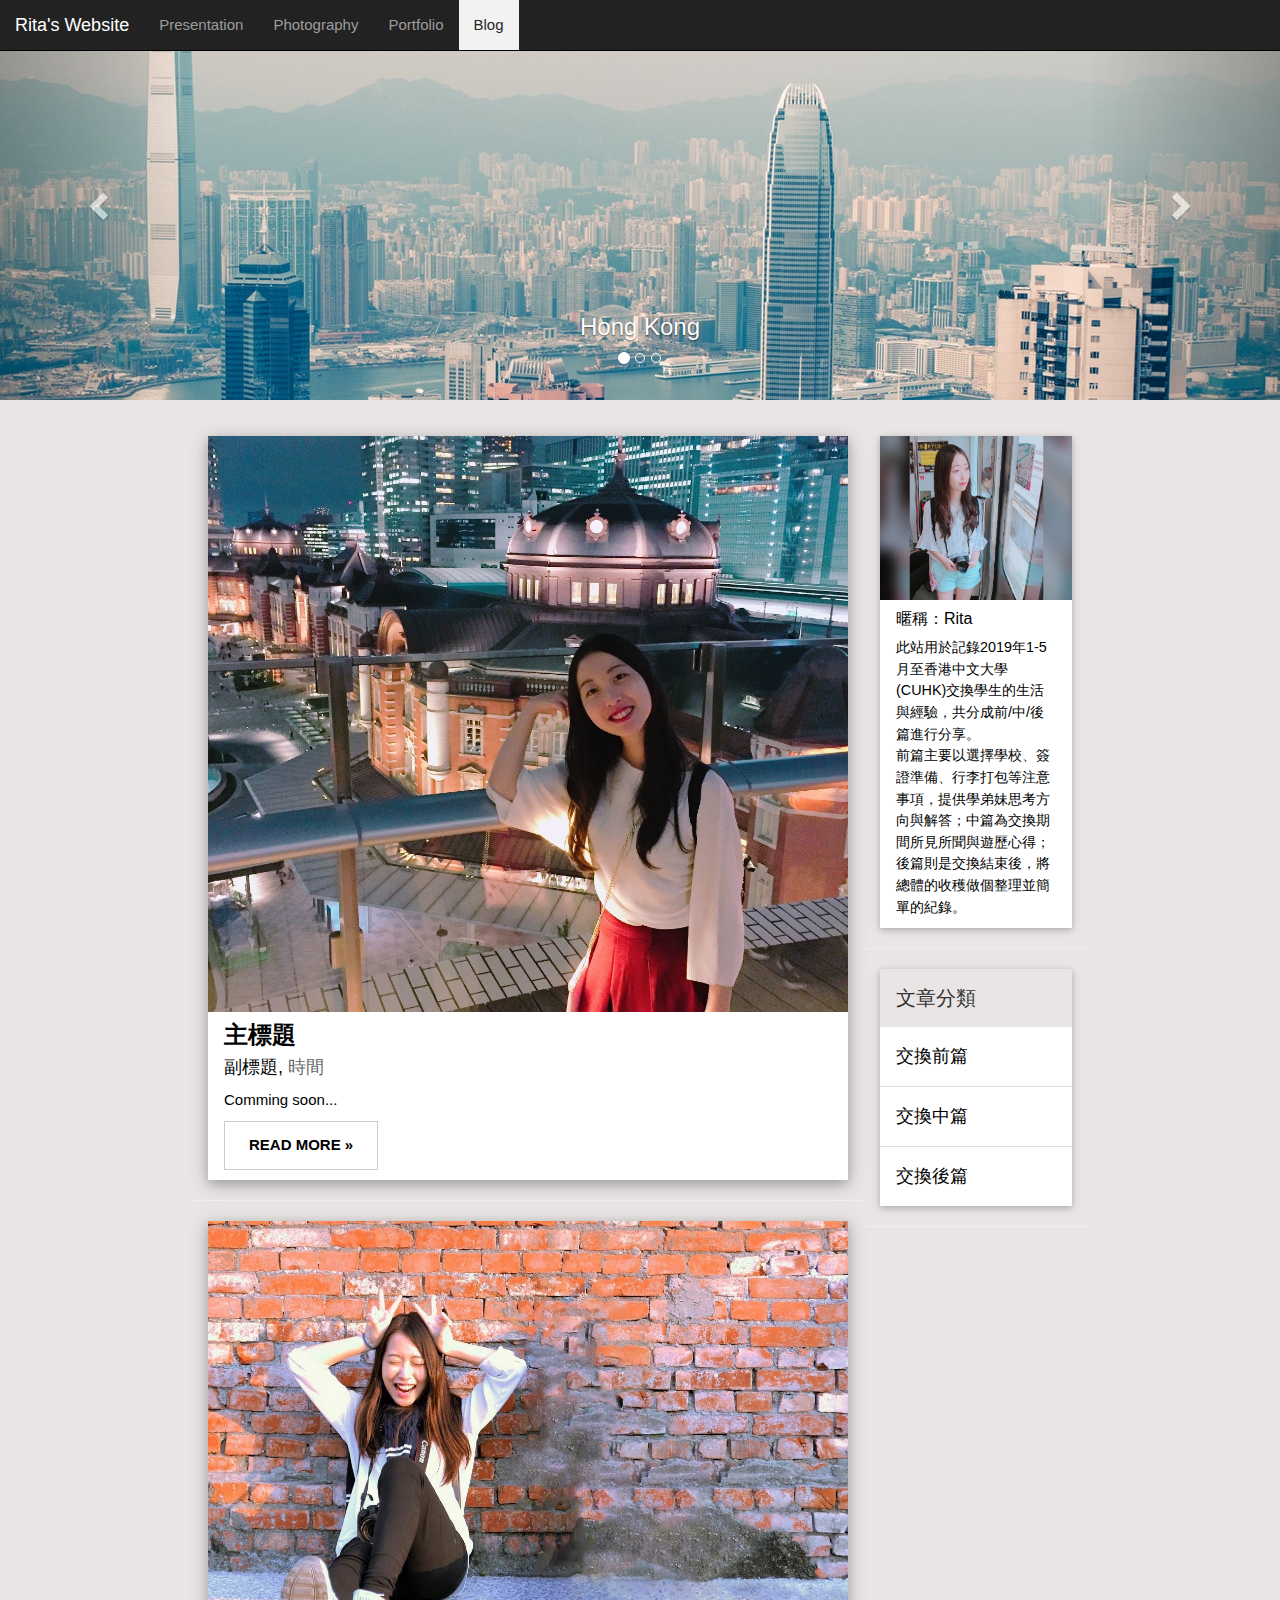
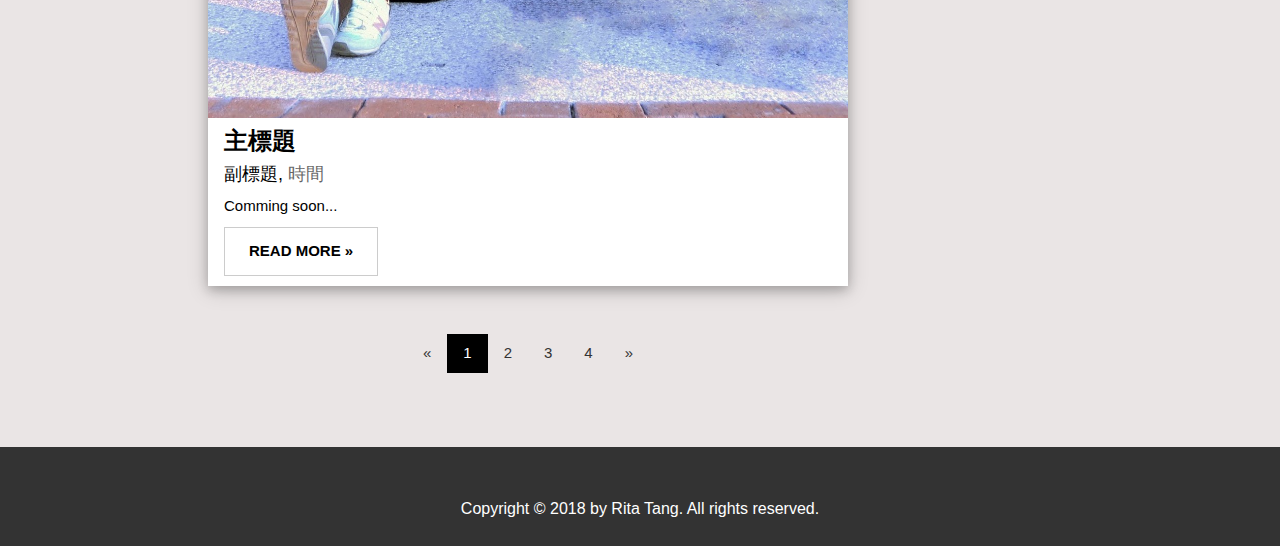
<file: blog.html>
<html>
<head>
  <title>Rita's Blog</title>
  <meta charset="utf-8">
  <meta name="viewport" content="width=device-width, initial-scale=1.0">
  <link rel="stylesheet" href="https://maxcdn.bootstrapcdn.com/bootstrap/3.3.7/css/bootstrap.min.css"> <!--navbar-->
<!-- hamburger bar-->
  <script src="https://ajax.googleapis.com/ajax/libs/jquery/3.3.1/jquery.min.js"></script>
  <script src="https://maxcdn.bootstrapcdn.com/bootstrap/3.3.7/js/bootstrap.min.js"></script>
<!-- hamburger bar-->
  <link rel="stylesheet" href="https://www.w3schools.com/w3css/4/w3.css"> <!--container-->
  <link rel="stylesheet" href="https://fonts.googleapis.com/css?family=Raleway"> <!--banner-->
  <link rel="stylesheet" type="text/css" href="style0.css">
  <script type="text/javascript" src="https://platform-api.sharethis.com/js/sharethis.js#property=5d7bec57ab6f1000123c8bf5&product=inline-share-buttons" async="async"></script> <!--social icon-->
  <style>
    .item{
      width: 100%;
    height: 400px;
    }
  </style>
</head>

<body>
  
  <nav class="navbar navbar-inverse navbar-fixed-top">
    <div class="container-fluid">
      <div class="navbar-header">
        <button type="button" class="navbar-toggle" data-toggle="collapse" data-target="#myNavbar">
          <span class="icon-bar"></span>
          <span class="icon-bar"></span>
          <span class="icon-bar"></span>                        
        </button>
        <a class="navbar-brand" href="index.html">Rita's Website</a>
      </div>
      <div class="collapse navbar-collapse" id="myNavbar">
        <ul class="nav navbar-nav">
          
         <li><a href="ppt.html">Presentation</a></li>
         <li><a href="photography.html">Photography</a></li>
         <li><a href="portfolio.html">Portfolio</a></li>
         <li class="active"><a href="blog.html">Blog</a></li>
        </ul>
      </div>
    </div>
  </nav>  



  <div id="myCarousel" class="carousel slide" data-ride="carousel">
    <!-- Indicators -->
    <ol class="carousel-indicators">
      <li data-target="#myCarousel" data-slide-to="0" class="active"></li>
      <li data-target="#myCarousel" data-slide-to="1"></li>
      <li data-target="#myCarousel" data-slide-to="2"></li>
    </ol>

    <!-- Wrapper for slides -->
    <div class="carousel-inner">

      <div class="item active">
        <img src="asset/hk1.jpeg" alt="Front Page1" style="width:100%;">
        <div class="carousel-caption">
          <h3>Hong Kong</h3>
        </div>
      </div>

      <div class="item">
        <img src="asset/hk2.jpeg" alt="Front Page2" style="width:100%;">
        <div class="carousel-caption">
          <h3>Hong Kong</h3>
        </div>
      </div>
    
      <div class="item">
        <img src="asset/hk3.jpeg" alt="Front Page3" style="width:100%;">
        <div class="carousel-caption">
          <h3>Hong Kong</h3>
        </div>
      </div>
  
    </div>

    <!-- Left and right controls -->
    <a class="left carousel-control" href="#myCarousel" data-slide="prev">
      <span class="glyphicon glyphicon-chevron-left"></span>
      <span class="sr-only">Previous</span>
    </a>
    <a class="right carousel-control" href="#myCarousel" data-slide="next">
      <span class="glyphicon glyphicon-chevron-right"></span>
      <span class="sr-only">Next</span>
    </a>
  </div>
</div>


<!-- w3-content defines a container for fixed size centered content, 
and is wrapped around the whole page content, except for the footer in this example -->
<div class="w3-content" style="max-width:1400px; padding: 20px 15%">

<!-- Grid -->
<div class="w3-row ">

<!-- Blog entries -->
<div class="w3-col l9 s12">
  <!-- Blog entry -->
  <div class="w3-card-4 w3-margin w3-white">
    <img src="asset/blog1.JPG" style="width:100%">
    <div class="w3-container">
      <h3><b>主標題</b></h3>
      <h5>副標題, <span class="w3-opacity">時間</span></h5>
    </div>

    <div class="w3-container">
      <p>Comming soon...</p>
      <div class="w3-row">
        <div class="w3-col m8 s12">
          <p><button class="w3-button w3-padding-large w3-white w3-border"><b>READ MORE »</b></button></p>
        </div>
      </div>
    </div>
  </div>
  <hr>

  <!-- Blog entry -->
  <div class="w3-card-4 w3-margin w3-white">
  <img src="asset/blog2.jpg" style="width:100%">
    <div class="w3-container">
      <h3><b>主標題</b></h3>
      <h5>副標題, <span class="w3-opacity">時間</span></h5>
    </div>

    <div class="w3-container">
      <p>Comming soon...</p>
      <div class="w3-row">
        <div class="w3-col m8 s12">
          <p><button class="w3-button w3-padding-large w3-white w3-border"><b>READ MORE »</b></button></p>
        </div>
      </div>
    </div>
  </div>
<!-- END BLOG ENTRIES -->

  <!-- Pagination -->
  <div class="w3-center w3-padding-32">
    <div class="w3-bar">
      <a href="#" class="w3-bar-item w3-button w3-hover-black">«</a>
      <a href="#" class="w3-bar-item w3-black w3-button">1</a>
      <a href="#" class="w3-bar-item w3-button w3-hover-black">2</a>
      <a href="#" class="w3-bar-item w3-button w3-hover-black">3</a>
      <a href="#" class="w3-bar-item w3-button w3-hover-black">4</a>
      <a href="#" class="w3-bar-item w3-button w3-hover-black">»</a>
    </div>
  </div>

</div>



<!-- Introduction menu -->
<div class="w3-col l3">
  <!-- About Card -->
  <div class="w3-card w3-margin w3-margin-top">
  <img src="asset/photo2.JPG" style="width:100%">
    <div class="w3-container w3-white">
      <h6>暱稱：Rita</h6>
      <p style="font-size: 1.6vmin">此站用於記錄2019年1-5月至香港中文大學(CUHK)交換學生的生活與經驗，共分成前/中/後篇進行分享。<br>前篇主要以選擇學校、簽證準備、行李打包等注意事項，提供學弟妹思考方向與解答；中篇為交換期間所見所聞與遊歷心得；後篇則是交換結束後，將總體的收穫做個整理並簡單的紀錄。</p>
    </div>
  </div><hr>
  
  <!-- Posts -->
  <div class="w3-card w3-margin">
    <div class="w3-container w3-padding">
      <h4>文章分類</h4>
    </div>
    <ul class="w3-ul w3-hoverable w3-white">
      <li class="w3-padding-16">
       <!-- <img src="/w3images/workshop.jpg" alt="Image" class="w3-left w3-margin-right" style="width:50px"> -->
        <span class="w3-large">交換前篇</span><br>
        
      </li>
      <li class="w3-padding-16">
       <!--  <img src="/w3images/gondol.jpg" alt="Image" class="w3-left w3-margin-right" style="width:50px"> -->
        <span class="w3-large">交換中篇</span><br>
       
      </li> 
      <li class="w3-padding-16">
       <!--  <img src="/w3images/skies.jpg" alt="Image" class="w3-left w3-margin-right" style="width:50px"> -->
        <span class="w3-large">交換後篇</span><br>
       
    </ul>
  </div>
  <hr> 
 
  
<!-- END Introduction Menu -->
</div>

<!-- END GRID -->
</div><br>

<!-- END w3-content -->
</div>



  <div class="footer">
    <div class="sharethis-inline-follow-buttons"></div>
    <br>
   <span style="color:white">Copyright © 2018 by Rita Tang. All rights reserved.</span>
  </div>


</body>
</html>
</file>
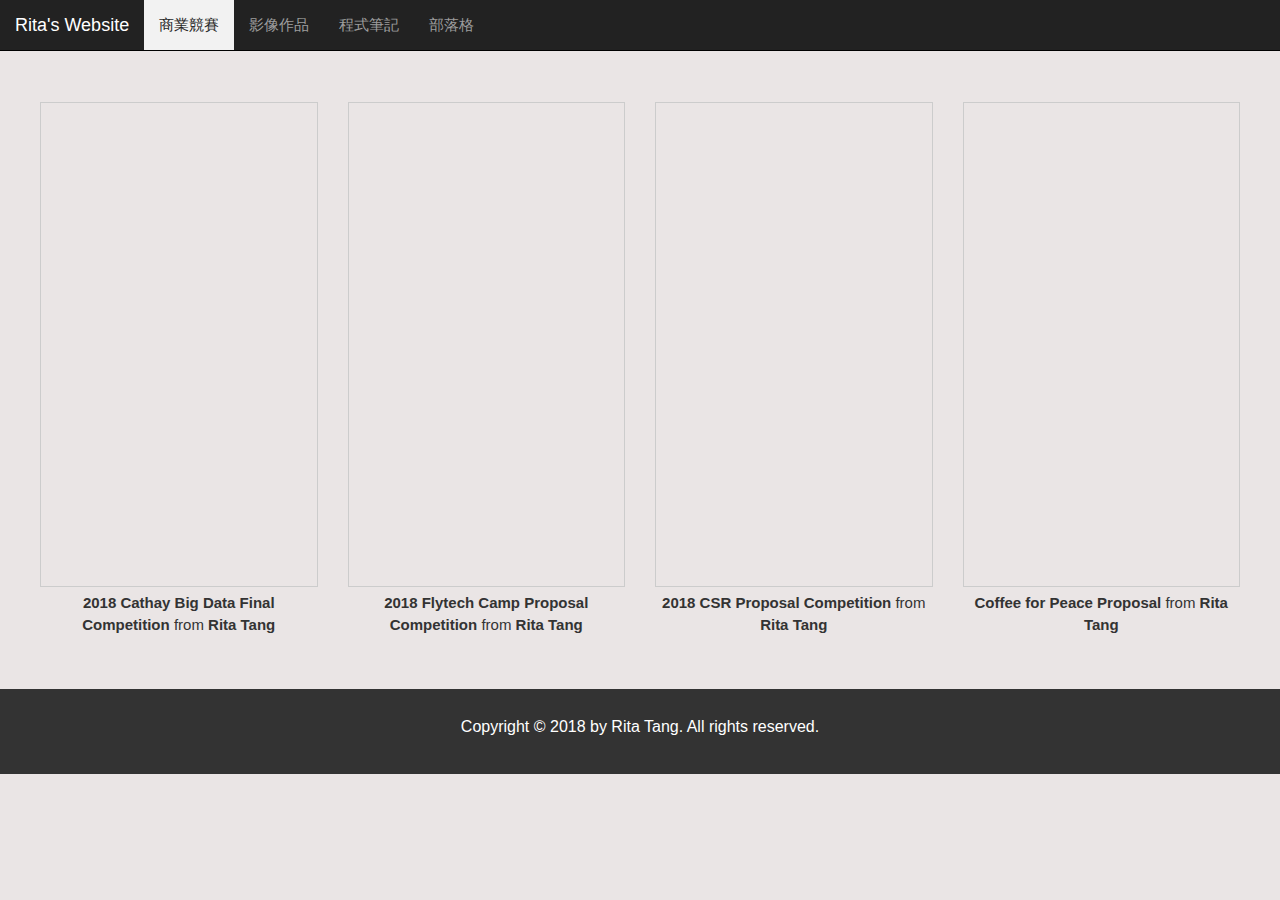
<file: ppt.html>
<html>
<head>
  <meta charset="utf-8">
  <meta name="viewport" content="width=device-width, initial-scale=1.0">
  <link rel="stylesheet" href="https://maxcdn.bootstrapcdn.com/bootstrap/3.3.7/css/bootstrap.min.css"> <!--navbar-->
<!-- hamburger bar-->
  <script src="https://ajax.googleapis.com/ajax/libs/jquery/3.3.1/jquery.min.js"></script>
  <script src="https://maxcdn.bootstrapcdn.com/bootstrap/3.3.7/js/bootstrap.min.js"></script>
<!-- hamburger bar-->
  <link rel="stylesheet" href="https://www.w3schools.com/w3css/4/w3.css"> <!--container-->
  <link rel="stylesheet" href="https://fonts.googleapis.com/css?family=Raleway"> <!--banner-->
  <link rel="stylesheet" type="text/css" href="style0.css">
  <script type="text/javascript" src="https://platform-api.sharethis.com/js/sharethis.js#property=5d7bec57ab6f1000123c8bf5&product=inline-share-buttons" async="async"></script> <!--social icon-->
</head>

<body>

 <nav class="navbar navbar-inverse navbar-fixed-top">
    <div class="container-fluid">
      <div class="navbar-header">
        <button type="button" class="navbar-toggle" data-toggle="collapse" data-target="#myNavbar">
          <span class="icon-bar"></span>
          <span class="icon-bar"></span>
          <span class="icon-bar"></span>                        
        </button>
        <a class="navbar-brand" href="index.html">Rita's Website</a>
      </div>
      <div class="collapse navbar-collapse" id="myNavbar">
        <ul class="nav navbar-nav">
          
         <li class="active"><a href="ppt.html">商業競賽</a></li>
         <li><a href="photography.html">影像作品</a></li>
         <li><a href="https://hackmd.io/@ritatang242" target="_blank">程式筆記</a></li>
         <li><a href="https://medium.com/@ritatang242" target="_blank">部落格</a></li>
        </ul>
      </div>
    </div>
  </nav>  
  

<div class="container-fluid bg-3 text-center" style="padding-top: 6%">    
  <div class="row" style="padding: 2%">
    <div class="col-sm-3">
     
    <!--Cathay-->     
      <iframe src="//www.slideshare.net/slideshow/embed_code/key/3clfofWI4rqNHP" width="595" height="485" frameborder="0" marginwidth="0" marginheight="0" scrolling="no" style="border:1px solid #CCC; border-width:1px; margin-bottom:5px; max-width: 100%;" allowfullscreen> </iframe> <div style="margin-bottom:5px"> <strong> <a href="//www.slideshare.net/secret/s0NVYMfT1yTyuu" title="2018 Cathay Big Data Final Competition" target="_blank">2018 Cathay Big Data Final Competition</a> </strong> from <strong><a href="https://www.slideshare.net/SzuChiTang" target="_blank">Rita Tang</a></strong> </div>
     
    </div>
    <div class="col-sm-3"> 
      
    <!--KFC-->
      <iframe src="//www.slideshare.net/slideshow/embed_code/key/1DfrEiYo0JIIti" width="595" height="485" frameborder="0" marginwidth="0" marginheight="0" scrolling="no" style="border:1px solid #CCC; border-width:1px; margin-bottom:5px; max-width: 100%;" allowfullscreen> </iframe> <div style="margin-bottom:5px"> <strong> <a href="//www.slideshare.net/secret/1DfrEiYo0JIIti" title="2018 Flytech Camp Proposal Competition" target="_blank">2018 Flytech Camp Proposal Competition</a> </strong> from <strong><a href="https://www.slideshare.net/SzuChiTang" target="_blank">Rita Tang</a></strong> </div>
    
    </div>
    <div class="col-sm-3"> 
     
    <!--CSR-->
      <iframe src="//www.slideshare.net/slideshow/embed_code/key/k55nVT9R5x5RAH" width="595" height="485" frameborder="0" marginwidth="0" marginheight="0" scrolling="no" style="border:1px solid #CCC; border-width:1px; margin-bottom:5px; max-width: 100%;" allowfullscreen> </iframe> <div style="margin-bottom:5px"> <strong> <a href="//www.slideshare.net/secret/k55nVT9R5x5RAH" title="2018 CSR Proposal Competition" target="_blank">2018 CSR Proposal Competition</a> </strong> from <strong><a href="https://www.slideshare.net/SzuChiTang" target="_blank">Rita Tang</a></strong> </div>
      
    </div>
    <div class="col-sm-3">
      
    <!--Coffee for Peace-->
      <iframe src="//www.slideshare.net/slideshow/embed_code/key/wwHnQ4B7qr2trJ" width="595" height="485" frameborder="0" marginwidth="0" marginheight="0" scrolling="no" style="border:1px solid #CCC; border-width:1px; margin-bottom:5px; max-width: 100%;" allowfullscreen> </iframe> <div style="margin-bottom:5px"> <strong> <a href="//www.slideshare.net/secret/wwHnQ4B7qr2trJ" title="Coffee for Peace Proposal " target="_blank">Coffee for Peace Proposal </a> </strong> from <strong><a href="//www.slideshare.net/SzuChiTang" target="_blank">Rita Tang</a></strong> </div>      

    </div>
  </div>
</div><br>


<div class="footer">
    <div class="sharethis-inline-follow-buttons"></div>
      <p style="color:white">Copyright © 2018 by Rita Tang. All rights reserved.</p>
</div>

</body>
</html>
</file>
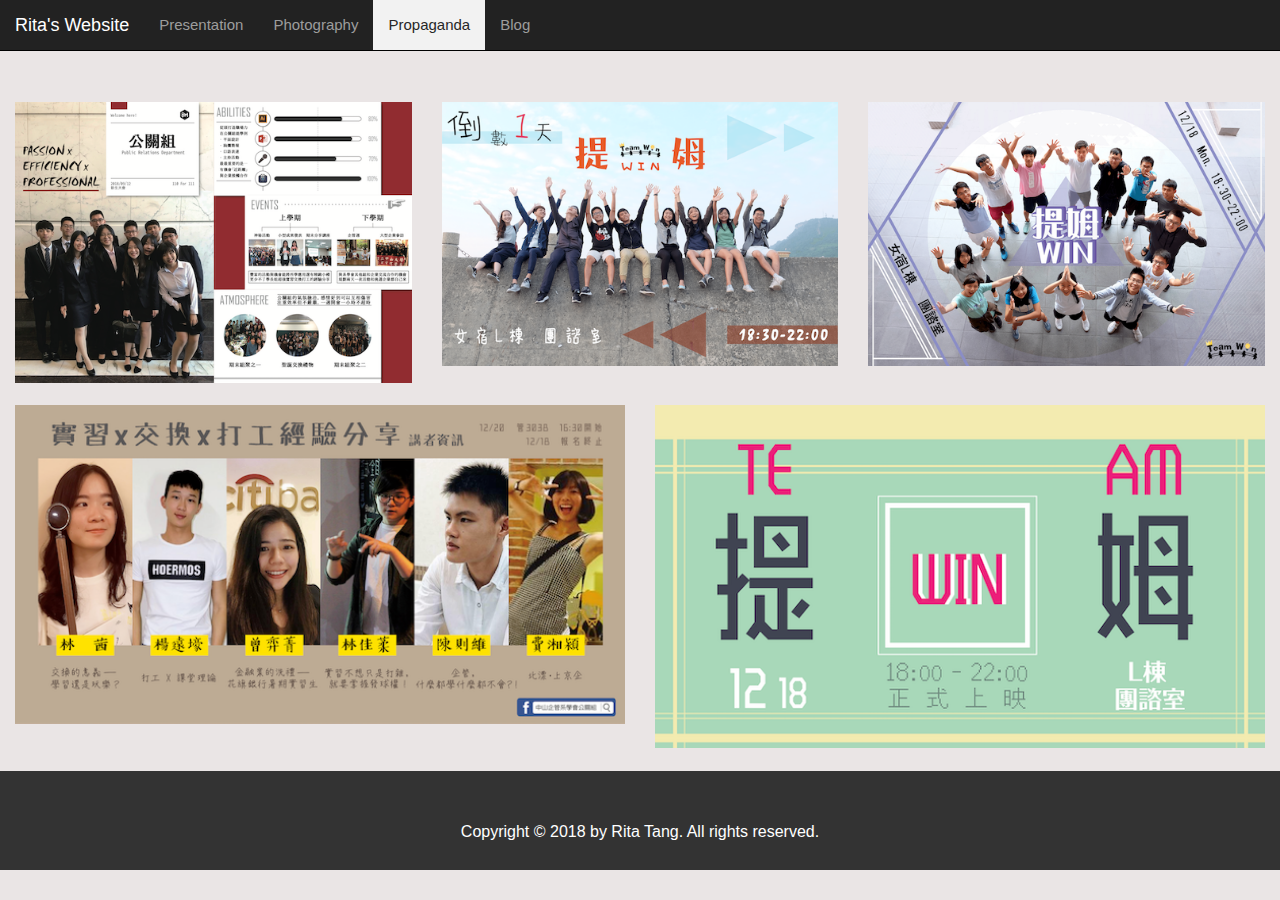
<file: propaganda.html>
<html>
<head>
  <meta charset="utf-8">
  <meta name="viewport" content="width=device-width, initial-scale=1.0">
  <link rel="stylesheet" href="https://maxcdn.bootstrapcdn.com/bootstrap/3.3.7/css/bootstrap.min.css"> <!--navbar-->
<!-- hamburger bar-->
  <script src="https://ajax.googleapis.com/ajax/libs/jquery/3.3.1/jquery.min.js"></script>
  <script src="https://maxcdn.bootstrapcdn.com/bootstrap/3.3.7/js/bootstrap.min.js"></script>
<!-- hamburger bar-->
  <link rel="stylesheet" href="https://www.w3schools.com/w3css/4/w3.css"> <!--container-->
  <link rel="stylesheet" href="https://fonts.googleapis.com/css?family=Raleway"> <!--banner-->
  <link rel="stylesheet" type="text/css" href="style0.css">
  <script type="text/javascript" src="https://platform-api.sharethis.com/js/sharethis.js#property=5d7bec57ab6f1000123c8bf5&product=inline-share-buttons" async="async"></script> <!--social icon-->
</head>

<body>

 <nav class="navbar navbar-inverse navbar-fixed-top">
    <div class="container-fluid">
      <div class="navbar-header">
        <button type="button" class="navbar-toggle" data-toggle="collapse" data-target="#myNavbar">
          <span class="icon-bar"></span>
          <span class="icon-bar"></span>
          <span class="icon-bar"></span>                        
        </button>
        <a class="navbar-brand" href="index.html">Rita's Website</a>
      </div>
      <div class="collapse navbar-collapse" id="myNavbar">
        <ul class="nav navbar-nav">
          
         <li><a href="ppt.html">Presentation</a></li>
         <li><a href="photography.html">Photography</a></li>
         <li class="active"><a href="propaganda.html">Propaganda</a></li>
         <li><a href="blog.html">Blog</a></li>
        </ul>
      </div>
    </div>
  </nav>  

  
  
  
<div class="container-fluid bg-3 text-center" style="padding-top: 6%">    
  <div class="row" style="padding-top: 2%">
    <div class="col-sm-4">
      
      <img src="asset/propaganda1.png" class="img-responsive" style="width:100%">
    </div>
    <div class="col-sm-4"> 
      
      <img src="asset/propaganda2.png" class="img-responsive" style="width:100%" alt="Image">
    </div>
    <div class="col-sm-4"> 
     
      <img src="asset/propaganda3.png" class="img-responsive" style="width:100%" alt="Image">
    </div>
  </div>
</div><br>

<div class="container-fluid bg-3 text-center">    
  <div class="row">
    <div class="col-sm-6">
    
      <img src="asset/propaganda4.png" class="img-responsive" style="width:100%" alt="Image">
    </div>
    <div class="col-sm-6"> 
     
      <img src="asset/propaganda5.png" class="img-responsive" style="width:100%" alt="Image">
    </div>
  </div>
</div><br>
  
  
  
<div class="footer">
    <div class="sharethis-inline-follow-buttons"></div>
    <br>
    <span style="color:white">Copyright © 2018 by Rita Tang. All rights reserved.</span>
</div>  

</body>
</html>
</file>
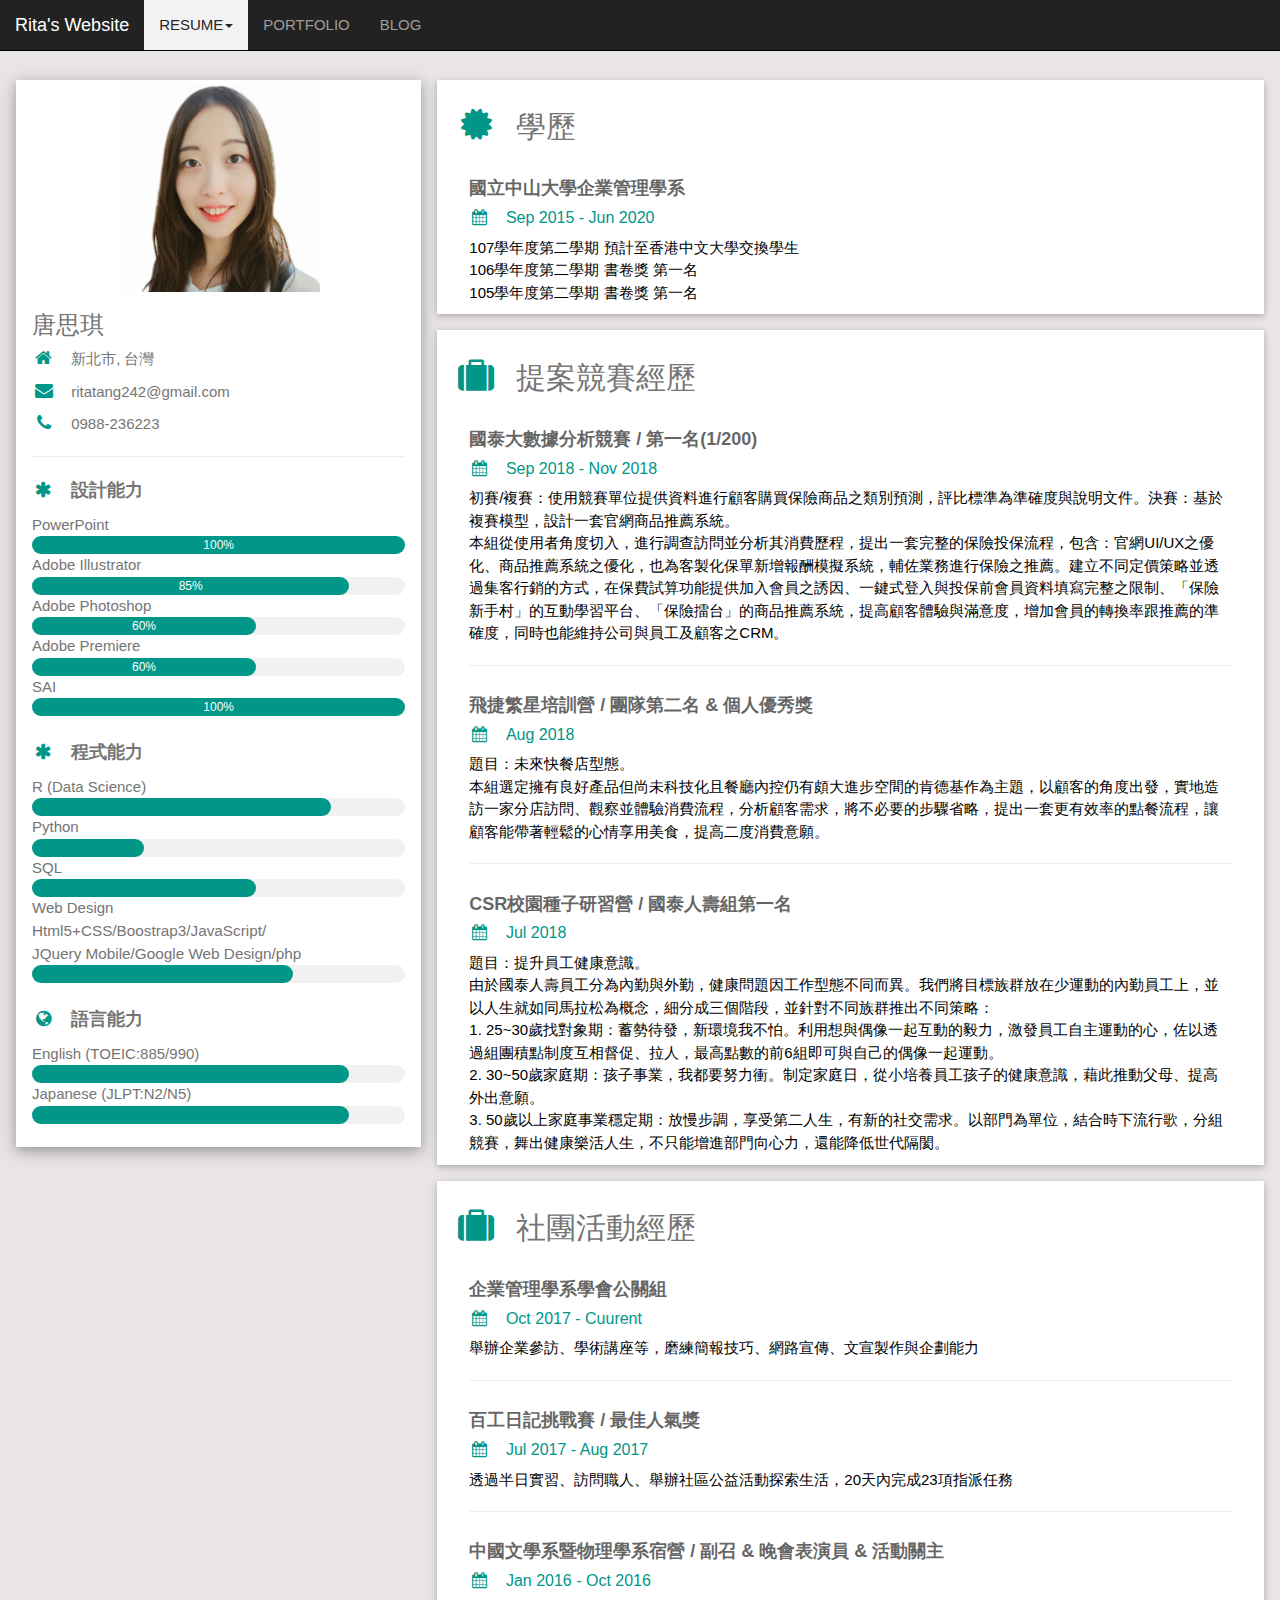
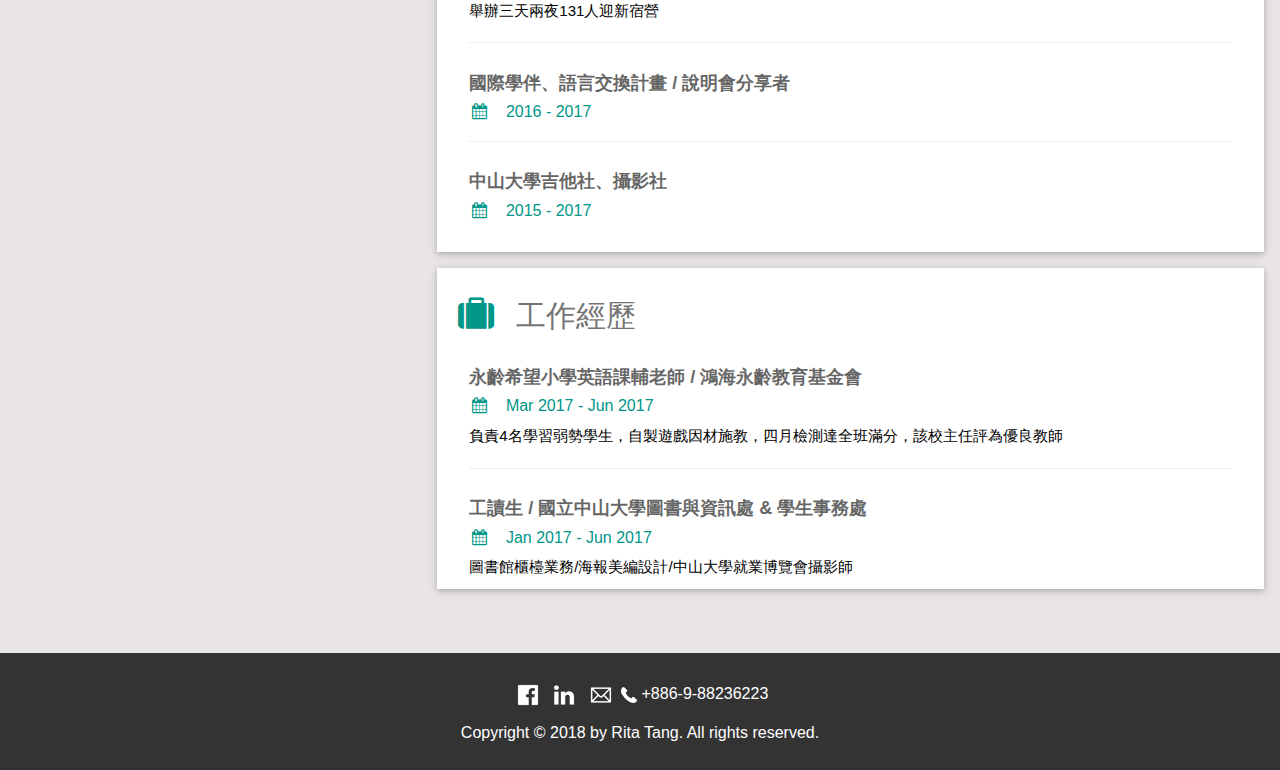
<file: resume_c.html>
<html>
<head>
  <title>Rita's Resume</title>
  <meta charset="utf-8">
  <meta name="viewport" content="width=device-width, initial-scale=1.0">
  <link rel="stylesheet" href="https://maxcdn.bootstrapcdn.com/bootstrap/3.3.7/css/bootstrap.min.css">
  <script src="https://ajax.googleapis.com/ajax/libs/jquery/3.3.1/jquery.min.js"></script>
  <script src="https://maxcdn.bootstrapcdn.com/bootstrap/3.3.7/js/bootstrap.min.js"></script>  
  <link rel="stylesheet" href="https://www.w3schools.com/w3css/4/w3.css">
  <link rel='stylesheet' href='https://fonts.googleapis.com/css?family=Roboto'>
  <link rel="stylesheet" href="https://cdnjs.cloudflare.com/ajax/libs/font-awesome/4.7.0/css/font-awesome.min.css">
  <link rel="stylesheet" type="text/css" href="style0.css">
  <style>
      /* Remove the navbar's default margin-bottom and rounded borders */ 
    .navbar {
      margin-bottom: 0;
      border-radius: 0;
    }
  </style>
</head>

<body>
  

  <nav class="navbar navbar-inverse navbar-fixed-top">
    <div class="container-fluid">
      <div class="navbar-header">
        <button type="button" class="navbar-toggle" data-toggle="collapse" data-target="#myNavbar">
          <span class="icon-bar"></span>
          <span class="icon-bar"></span>
          <span class="icon-bar"></span>                        
        </button>
        <a class="navbar-brand" href="index.html">Rita's Website</a>
      </div>
      <div class="collapse navbar-collapse" id="myNavbar">
        <ul class="nav navbar-nav">
          <li class="dropdown active">
          <a class="dropdown-toggle" data-toggle="dropdown">RESUME<span class="caret"></span></a>
            <ul class="dropdown-menu">
              <li><a href="resume_c.html">Chinese</a></li>
              <li><a href="resume_e.html">English</a></li>                        
            </ul>
          </li>
         <li><a href="portfolio.html">PORTFOLIO</a></li>
         <li><a href="blog.html">BLOG</a></li>
        </ul>
      </div>
    </div>
  </nav>


<!-- Page Container -->
<div class="w3-content w3-margin-top" style="max-width:1400px; padding-top: 5%; padding-bottom: 5%">

  <!-- The Grid -->
  <div class="w3-row-padding">
  
    <!-- Left Column -->
    <div class="w3-third">
    
      <div class="w3-white w3-text-grey w3-card-4">
        <div class="w3-display-container" style="padding: 0 25%">
          <p style="text-align:center"><img src="asset/photo1.jpg" width="100%"></p>
        </div>
        <div class="w3-container">
          <h3 style="color: #757575;">唐思琪</h3>
          <p><i class="fa fa-home fa-fw w3-margin-right w3-large w3-text-teal"></i>新北市, 台灣</p>
          <p><i class="fa fa-envelope fa-fw w3-margin-right w3-large w3-text-teal"></i>ritatang242@gmail.com</p>
          <p><i class="fa fa-phone fa-fw w3-margin-right w3-large w3-text-teal"></i>0988-236223</p>
          <hr>

          <p class="w3-large"><b><i class="fa fa-asterisk fa-fw w3-margin-right w3-text-teal"></i>設計能力</b></p>
          <span>PowerPoint</span>
          <div class="w3-light-grey w3-round-xlarge w3-small">
            <div class="w3-container w3-center w3-round-xlarge w3-teal" style="width:100%; height: 18px;">100%</div>
          </div>
          <span>Adobe Illustrator</span>
          <div class="w3-light-grey w3-round-xlarge w3-small">
            <div class="w3-container w3-center w3-round-xlarge w3-teal" style="width:85%; height: 18px;">85%</div>
          </div>
          <span>Adobe Photoshop</span>
          <div class="w3-light-grey w3-round-xlarge w3-small">
            <div class="w3-container w3-center w3-round-xlarge w3-teal" style="width:60%; height: 18px;">60%</div>
          </div>
          <span>Adobe Premiere</span>
          <div class="w3-light-grey w3-round-xlarge w3-small">
            <div class="w3-container w3-center w3-round-xlarge w3-teal" style="width:60%; height: 18px;">60%</div>
          </div>
          <span>SAI</span>
          <div class="w3-light-grey w3-round-xlarge w3-small">
            <div class="w3-container w3-center w3-round-xlarge w3-teal" style="width:100%; height: 18px;">100%</div>
          </div>
          <br>

          <p class="w3-large"><b><i class="fa fa-asterisk fa-fw w3-margin-right w3-text-teal"></i>程式能力</b></p>
          <span>R (Data Science)</span>
          <div class="w3-light-grey w3-round-xlarge w3-small">
            <div class="w3-container w3-center w3-round-xlarge w3-teal" style="width:80%; height: 18px;"></div>
          </div>
          <span>Python</span>
          <div class="w3-light-grey w3-round-xlarge w3-small">
            <div class="w3-container w3-center w3-round-xlarge w3-teal" style="width:30%; height: 18px;"></div>
          </div>
          <span>SQL</span>
          <div class="w3-light-grey w3-round-xlarge w3-small">
            <div class="w3-container w3-center w3-round-xlarge w3-teal" style="width:60%; height: 18px;"></div>
          </div>
          <span>Web Design</span><br>
          <span style="font-size: 1.7vmin; width:80%;">Html5+CSS/Boostrap3/JavaScript/<br>JQuery Mobile/Google Web Design/php</span>
          <div class="w3-light-grey w3-round-xlarge w3-small">
            <div class="w3-container w3-center w3-round-xlarge w3-teal" style="width:70%; height: 18px;"></div>
          </div>
          <br>

          <p class="w3-large w3-text-theme"><b><i class="fa fa-globe fa-fw w3-margin-right w3-text-teal"></i>語言能力</b></p>
          <span>English (TOEIC:885/990)</span>
          <div class="w3-light-grey w3-round-xlarge">
            <div class="w3-round-xlarge w3-teal" style="width:85%; height: 18px;"></div>
          </div>
          <span>Japanese (JLPT:N2/N5)</span>
          <div class="w3-light-grey w3-round-xlarge">
            <div class="w3-round-xlarge w3-teal" style="width:85%; height: 18px;"></div>
          </div>
          <br>
        </div>
      </div><br>

    <!-- End Left Column -->
    </div>

    <!-- Right Column -->
    <div class="w3-twothird">

      <div class="w3-container w3-card w3-white w3-margin-bottom">
        <h2 class="w3-text-grey w3-padding-16"><i class="fa fa-certificate fa-fw w3-margin-right w3-xxlarge w3-text-teal" id="edu"></i>學歷</h2>
        <div class="w3-container">
          <h5 class="w3-opacity"><b>國立中山大學企業管理學系</b></h5>
          <h6 class="w3-text-teal"><i class="fa fa-calendar fa-fw w3-margin-right"></i>Sep 2015 - Jun 2020</h6>
          <p>107學年度第二學期 預計至香港中文大學交換學生<br>106學年度第二學期 書卷獎 第一名<br>105學年度第二學期 書卷獎 第一名</p>
        </div>
      </div>

      <div class="w3-container w3-card w3-white w3-margin-bottom">
        <h2 class="w3-text-grey w3-padding-16"><i class="fa fa-suitcase fa-fw w3-margin-right w3-xxlarge w3-text-teal" id="exp"></i>提案競賽經歷</h2>
        <div class="w3-container">
          <h5 class="w3-opacity"><b>國泰大數據分析競賽 / 第一名(1/200)</b></h5>
          <h6 class="w3-text-teal"><i class="fa fa-calendar fa-fw w3-margin-right"></i>Sep 2018 - Nov 2018</span></h6>
             <p>初賽/複賽：使用競賽單位提供資料進行顧客購買保險商品之類別預測，評比標準為準確度與說明文件。決賽：基於複賽模型，設計一套官網商品推薦系統。<br>
             本組從使用者角度切入，進行調查訪問並分析其消費歷程，提出一套完整的保險投保流程，包含：官網UI/UX之優化、商品推薦系統之優化，也為客製化保單新增報酬模擬系統，輔佐業務進行保險之推薦。建立不同定價策略並透過集客行銷的方式，在保費試算功能提供加入會員之誘因、一鍵式登入與投保前會員資料填寫完整之限制、「保險新手村」的互動學習平台、「保險擂台」的商品推薦系統，提高顧客體驗與滿意度，增加會員的轉換率跟推薦的準確度，同時也能維持公司與員工及顧客之CRM。</p>
          <hr>
        </div>
        <div class="w3-container">
          <h5 class="w3-opacity"><b>飛捷繁星培訓營 / 團隊第二名 & 個人優秀獎</b></h5>
          <h6 class="w3-text-teal"><i class="fa fa-calendar fa-fw w3-margin-right"></i>Aug 2018</h6>
          <p>題目：未來快餐店型態。<br>本組選定擁有良好產品但尚未科技化且餐廳內控仍有頗大進步空間的肯德基作為主題，以顧客的角度出發，實地造訪一家分店訪問、觀察並體驗消費流程，分析顧客需求，將不必要的步驟省略，提出一套更有效率的點餐流程，讓顧客能帶著輕鬆的心情享用美食，提高二度消費意願。</p>
          <hr>
        </div>
        <div class="w3-container">
          <h5 class="w3-opacity"><b>CSR校園種子研習營 / 國泰人壽組第一名</b></h5>
          <h6 class="w3-text-teal"><i class="fa fa-calendar fa-fw w3-margin-right"></i>Jul 2018</h6>
          <p>題目：提升員工健康意識。<br>由於國泰人壽員工分為內勤與外勤，健康問題因工作型態不同而異。我們將目標族群放在少運動的內勤員工上，並以人生就如同馬拉松為概念，細分成三個階段，並針對不同族群推出不同策略：<br>1. 25~30歲找對象期：蓄勢待發，新環境我不怕。利用想與偶像一起互動的毅力，激發員工自主運動的心，佐以透過組團積點制度互相督促、拉人，最高點數的前6組即可與自己的偶像一起運動。<br>2. 30~50歲家庭期：孩子事業，我都要努力衝。制定家庭日，從小培養員工孩子的健康意識，藉此推動父母、提高外出意願。<br>3. 50歲以上家庭事業穩定期：放慢步調，享受第二人生，有新的社交需求。以部門為單位，結合時下流行歌，分組競賽，舞出健康樂活人生，不只能增進部門向心力，還能降低世代隔閡。</p>
        </div>
      </div>

      <div class="w3-container w3-card w3-white w3-margin-bottom">
        <h2 class="w3-text-grey w3-padding-16"><i class="fa fa-suitcase fa-fw w3-margin-right w3-xxlarge w3-text-teal" id="exp"></i>社團活動經歷</h2>
        <div class="w3-container">
          <h5 class="w3-opacity"><b>企業管理學系學會公關組</b></h5>
          <h6 class="w3-text-teal"><i class="fa fa-calendar fa-fw w3-margin-right"></i>Oct 2017 - Cuurent</span></h6>
             <p>舉辦企業參訪、學術講座等，磨練簡報技巧、網路宣傳、文宣製作與企劃能力</p>
          <hr>
        </div>
        <div class="w3-container">
          <h5 class="w3-opacity"><b>百工日記挑戰賽 / 最佳人氣獎</b></h5>
          <h6 class="w3-text-teal"><i class="fa fa-calendar fa-fw w3-margin-right"></i>Jul 2017 - Aug 2017</span></h6>
             <p>透過半日實習、訪問職人、舉辦社區公益活動探索生活，20天內完成23項指派任務</p>
          <hr>
        </div>
        <div class="w3-container">
          <h5 class="w3-opacity"><b>中國文學系暨物理學系宿營 / 副召 & 晚會表演員 & 活動關主</b></h5>
          <h6 class="w3-text-teal"><i class="fa fa-calendar fa-fw w3-margin-right"></i>Jan 2016 - Oct 2016</h6>
          <p>舉辦三天兩夜131人迎新宿營</p>
          <hr>
        </div>
        <div class="w3-container">
          <h5 class="w3-opacity"><b>國際學伴、語言交換計畫 / 說明會分享者</b></h5>
          <h6 class="w3-text-teal"><i class="fa fa-calendar fa-fw w3-margin-right"></i>2016 - 2017</h6>
          <hr>
        </div>
        <div class="w3-container">
          <h5 class="w3-opacity"><b>中山大學吉他社、攝影社</b></h5>
          <h6 class="w3-text-teal"><i class="fa fa-calendar fa-fw w3-margin-right"></i>2015 - 2017</h6><br>
        </div>
      </div>
    
      <div class="w3-container w3-card w3-white">
        <h2 class="w3-text-grey w3-padding-16"><i class="fa fa-suitcase fa-fw w3-margin-right w3-xxlarge w3-text-teal" id="exp"></i>工作經歷</h2>
        <div class="w3-container">
          <h5 class="w3-opacity"><b>永齡希望小學英語課輔老師 / 鴻海永齡教育基金會</b></h5>
          <h6 class="w3-text-teal"><i class="fa fa-calendar fa-fw w3-margin-right"></i>Mar 2017 - Jun 2017</span></h6>
          <p>負責4名學習弱勢學生，自製遊戲因材施教，四月檢測達全班滿分，該校主任評為優良教師</p>
          <hr>
        </div>
        <div class="w3-container">
          <h5 class="w3-opacity"><b>工讀生 / 國立中山大學圖書與資訊處 & 學生事務處</b></h5>
          <h6 class="w3-text-teal"><i class="fa fa-calendar fa-fw w3-margin-right"></i>Jan 2017 - Jun 2017</h6>
          <p>圖書館櫃檯業務/海報美編設計/中山大學就業博覽會攝影師</p>
        </div>
      </div>


    <!-- End Right Column -->
    </div>
    
  <!-- End Grid -->
  </div>
  
  <!-- End Page Container -->
</div>




  <div class="footer">
    <div class="container" align = "center"> 
      <ul class="share-buttons">
      <li><a href="https://www.facebook.com/profile.php?id=100002083821527" target="_blank"><img alt="My Facebook" src="asset/Facebook.png" /></a></li>
      <li><a href="https://www.linkedin.com/feed/" target="_blank" title="Share on LinkedIn"><img alt="My LinkedIn" src="asset/LinkedIn.png" /></a></li>
      <li><a href="mailto:ritatang242@gmail.com" target="_blank" title="Send email"><img alt="Send email" src="asset/Email.png" /></a></li>
      <li><span><img src="asset/phone.png"></span>  +886-9-88236223</li>      
      </ul>
    </div>
    <span style="color:white">Copyright © 2018 by Rita Tang. All rights reserved.</span>
  </div>


</body>
</html>
</file>
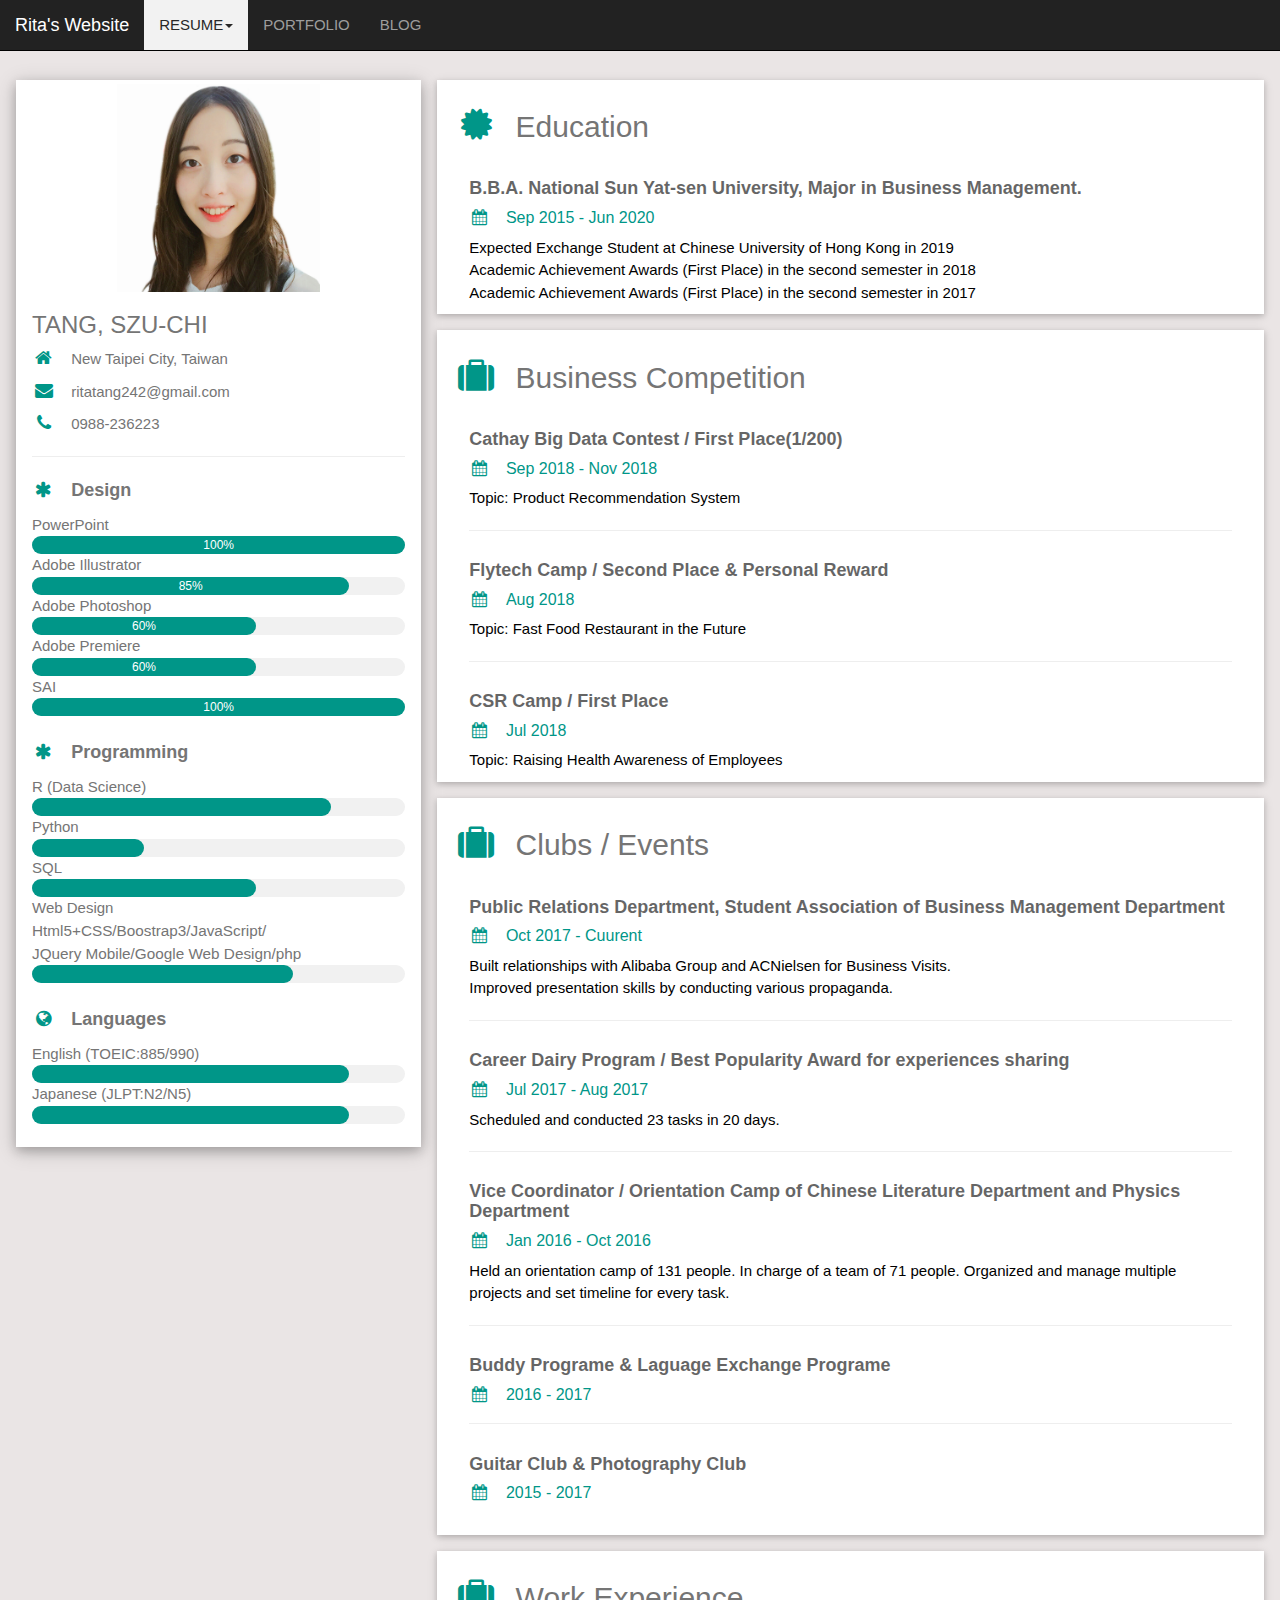
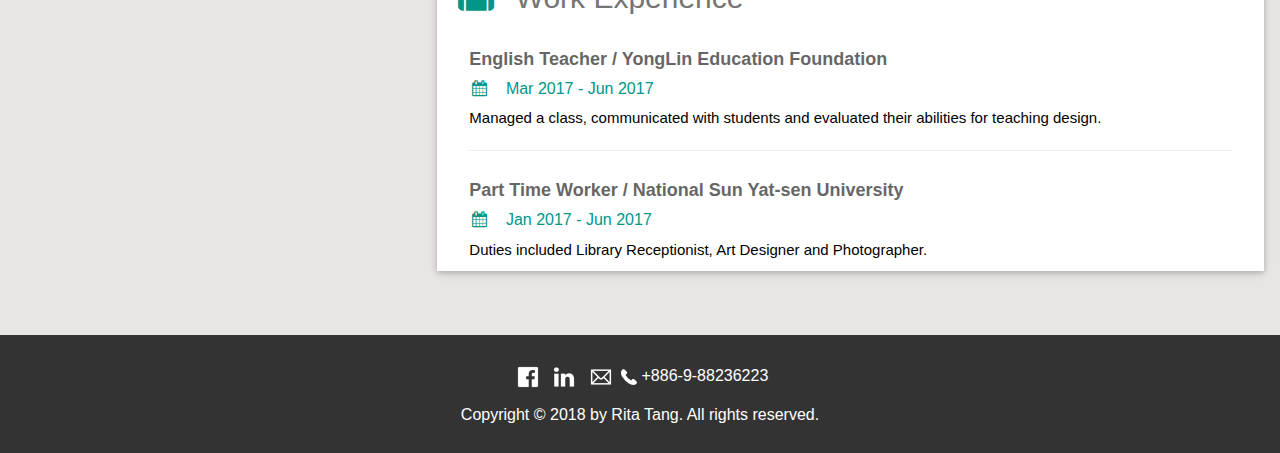
<file: resume_e.html>
<html>
<head>
  <title>Rita's Resume</title>
  <meta charset="utf-8">
  <meta name="viewport" content="width=device-width, initial-scale=1.0">
  <link rel="stylesheet" href="https://maxcdn.bootstrapcdn.com/bootstrap/3.3.7/css/bootstrap.min.css">
  <script src="https://ajax.googleapis.com/ajax/libs/jquery/3.3.1/jquery.min.js"></script>
  <script src="https://maxcdn.bootstrapcdn.com/bootstrap/3.3.7/js/bootstrap.min.js"></script>  
  <link rel="stylesheet" href="https://www.w3schools.com/w3css/4/w3.css">
  <link rel='stylesheet' href='https://fonts.googleapis.com/css?family=Roboto'>
  <link rel="stylesheet" href="https://cdnjs.cloudflare.com/ajax/libs/font-awesome/4.7.0/css/font-awesome.min.css">
  <link rel="stylesheet" type="text/css" href="style0.css">
  <style>
      /* Remove the navbar's default margin-bottom and rounded borders */ 
    .navbar {
      margin-bottom: 0;
      border-radius: 0;
    }
  </style>
</head>

<body>
  

  <nav class="navbar navbar-inverse navbar-fixed-top">
    <div class="container-fluid">
      <div class="navbar-header">
        <button type="button" class="navbar-toggle" data-toggle="collapse" data-target="#myNavbar">
          <span class="icon-bar"></span>
          <span class="icon-bar"></span>
          <span class="icon-bar"></span>                        
        </button>
        <a class="navbar-brand" href="index.html">Rita's Website</a>
      </div>
      <div class="collapse navbar-collapse" id="myNavbar">
        <ul class="nav navbar-nav">
        <li class="dropdown active">
          <a class="dropdown-toggle" data-toggle="dropdown">RESUME<span class="caret"></span></a>
            <ul class="dropdown-menu">
              <li><a href="resume_c.html">Chinese</a></li>
              <li><a href="resume_e.html">English</a></li>                        
            </ul>
          </li>
         <li><a href="portfolio.html">PORTFOLIO</a></li>
         <li><a href="blog.html">BLOG</a></li>
        </ul>
      </div>
    </div>
  </nav>


<!-- Page Container -->
<div class="w3-content w3-margin-top" style="max-width:1400px; padding-top:  5%; padding-bottom: 5%">

  <!-- The Grid -->
  <div class="w3-row-padding">
  
    <!-- Left Column -->
    <div class="w3-third">
    
      <div class="w3-white w3-text-grey w3-card-4">
        <div class="w3-display-container" style="padding: 0 25%">
          <p style="text-align:center"><img src="asset/photo1.jpg" width="100%"></p>
        </div>
        <div class="w3-container">
          <h3 style="color: #757575;">TANG, SZU-CHI</h3>
          <p><i class="fa fa-home fa-fw w3-margin-right w3-large w3-text-teal"></i>New Taipei City, Taiwan</p>
          <p><i class="fa fa-envelope fa-fw w3-margin-right w3-large w3-text-teal"></i>ritatang242@gmail.com</p>
          <p><i class="fa fa-phone fa-fw w3-margin-right w3-large w3-text-teal"></i>0988-236223</p>
          <hr>

          <p class="w3-large"><b><i class="fa fa-asterisk fa-fw w3-margin-right w3-text-teal"></i>Design</b></p>
          <span>PowerPoint</span>
          <div class="w3-light-grey w3-round-xlarge w3-small">
            <div class="w3-container w3-center w3-round-xlarge w3-teal" style="width:100%; height: 18px;">100%</div>
          </div>
          <span>Adobe Illustrator</span>
          <div class="w3-light-grey w3-round-xlarge w3-small">
            <div class="w3-container w3-center w3-round-xlarge w3-teal" style="width:85%; height: 18px;">85%</div>
          </div>
          <span>Adobe Photoshop</span>
          <div class="w3-light-grey w3-round-xlarge w3-small">
            <div class="w3-container w3-center w3-round-xlarge w3-teal" style="width:60%; height: 18px;">60%</div>
          </div>
          <span>Adobe Premiere</span>
          <div class="w3-light-grey w3-round-xlarge w3-small">
            <div class="w3-container w3-center w3-round-xlarge w3-teal" style="width:60%; height: 18px;">60%</div>
          </div>
          <span>SAI</span>
          <div class="w3-light-grey w3-round-xlarge w3-small">
            <div class="w3-container w3-center w3-round-xlarge w3-teal" style="width:100%; height: 18px;">100%</div>
          </div>
          <br>

          <p class="w3-large"><b><i class="fa fa-asterisk fa-fw w3-margin-right w3-text-teal"></i>Programming</b></p>
          <span>R (Data Science)</span>
          <div class="w3-light-grey w3-round-xlarge w3-small">
            <div class="w3-container w3-center w3-round-xlarge w3-teal" style="width:80%; height: 18px;"></div>
          </div>
          <span>Python</span>
          <div class="w3-light-grey w3-round-xlarge w3-small">
            <div class="w3-container w3-center w3-round-xlarge w3-teal" style="width:30%; height: 18px;"></div>
          </div>
          <span>SQL</span>
          <div class="w3-light-grey w3-round-xlarge w3-small">
            <div class="w3-container w3-center w3-round-xlarge w3-teal" style="width:60%; height: 18px;"></div>
          </div>
          <span>Web Design</span><br>
          <span style="font-size: 1.7vmin; width:80%;">Html5+CSS/Boostrap3/JavaScript/<br>JQuery Mobile/Google Web Design/php</span>
          <div class="w3-light-grey w3-round-xlarge w3-small">
            <div class="w3-container w3-center w3-round-xlarge w3-teal" style="width:70%; height: 18px;"></div>
          </div>
          <br>

          <p class="w3-large w3-text-theme"><b><i class="fa fa-globe fa-fw w3-margin-right w3-text-teal"></i>Languages</b></p>
          <span>English (TOEIC:885/990)</span>
          <div class="w3-light-grey w3-round-xlarge">
            <div class="w3-round-xlarge w3-teal" style="width:85%; height: 18px;"></div>
          </div>
          <span>Japanese (JLPT:N2/N5)</span>
          <div class="w3-light-grey w3-round-xlarge">
            <div class="w3-round-xlarge w3-teal" style="width:85%; height: 18px;"></div>
          </div>
          <br>
        </div>
      </div><br>

    <!-- End Left Column -->
    </div>

    <!-- Right Column -->
    <div class="w3-twothird">

      <div class="w3-container w3-card w3-white w3-margin-bottom">
        <h2 class="w3-text-grey w3-padding-16"><i class="fa fa-certificate fa-fw w3-margin-right w3-xxlarge w3-text-teal" id="edu"></i>Education</h2>
        <div class="w3-container">
          <h5 class="w3-opacity"><b>B.B.A. National Sun Yat-sen University, Major in Business Management.</b></h5>
          <h6 class="w3-text-teal"><i class="fa fa-calendar fa-fw w3-margin-right"></i>Sep 2015 - Jun 2020</h6>
          <p>Expected Exchange Student at Chinese University of Hong Kong in 2019<br>Academic Achievement Awards (First Place) in the second semester in 2018<br>Academic Achievement Awards (First Place) in the second semester in 2017</p>
        </div>
      </div>

      <div class="w3-container w3-card w3-white w3-margin-bottom">
        <h2 class="w3-text-grey w3-padding-16"><i class="fa fa-suitcase fa-fw w3-margin-right w3-xxlarge w3-text-teal" id="exp"></i>Business Competition</h2>
        <div class="w3-container">
          <h5 class="w3-opacity"><b>Cathay Big Data Contest / First Place(1/200)</b></h5>
          <h6 class="w3-text-teal"><i class="fa fa-calendar fa-fw w3-margin-right"></i>Sep 2018 - Nov 2018</span></h6>
             <p>Topic: Product Recommendation System</p>
          <hr>
        </div>
        <div class="w3-container">
          <h5 class="w3-opacity"><b>Flytech Camp / Second Place & Personal Reward</b></h5>
          <h6 class="w3-text-teal"><i class="fa fa-calendar fa-fw w3-margin-right"></i>Aug 2018</h6>
          <p>Topic: Fast Food Restaurant in the Future</p>
          <hr>
        </div>
        <div class="w3-container">
          <h5 class="w3-opacity"><b>CSR Camp / First Place</b></h5>
          <h6 class="w3-text-teal"><i class="fa fa-calendar fa-fw w3-margin-right"></i>Jul 2018</h6>
          <p>Topic: Raising Health Awareness of Employees</p>
        </div>
      </div>

      <div class="w3-container w3-card w3-white w3-margin-bottom">
        <h2 class="w3-text-grey w3-padding-16"><i class="fa fa-suitcase fa-fw w3-margin-right w3-xxlarge w3-text-teal" id="exp"></i>Clubs / Events</h2>
        <div class="w3-container">
          <h5 class="w3-opacity"><b>Public Relations Department, Student Association of Business Management Department</b></h5>
          <h6 class="w3-text-teal"><i class="fa fa-calendar fa-fw w3-margin-right"></i>Oct 2017 - Cuurent</span></h6>
             <p>Built relationships with Alibaba Group and ACNielsen for Business Visits.<br>Improved presentation skills by conducting various propaganda.</p>
          <hr>
        </div>
        <div class="w3-container">
          <h5 class="w3-opacity"><b>Career Dairy Program / Best Popularity Award for experiences sharing</b></h5>
          <h6 class="w3-text-teal"><i class="fa fa-calendar fa-fw w3-margin-right"></i>Jul 2017 - Aug 2017</span></h6>
             <p>Scheduled and conducted 23 tasks in 20 days.</p>
          <hr>
        </div>
        <div class="w3-container">
          <h5 class="w3-opacity"><b>Vice Coordinator / Orientation Camp of Chinese Literature Department and Physics Department</b></h5>
          <h6 class="w3-text-teal"><i class="fa fa-calendar fa-fw w3-margin-right"></i>Jan 2016 - Oct 2016</h6>
          <p>Held an orientation camp of 131 people. In charge of a team of 71 people. Organized and manage multiple projects and set timeline for every task.</p>
          <hr>
        </div>
        <div class="w3-container">
          <h5 class="w3-opacity"><b>Buddy Programe & Laguage Exchange Programe</b></h5>
          <h6 class="w3-text-teal"><i class="fa fa-calendar fa-fw w3-margin-right"></i>2016 - 2017</h6>
          <hr>
        </div>
        <div class="w3-container">
          <h5 class="w3-opacity"><b>Guitar Club & Photography Club</b></h5>
          <h6 class="w3-text-teal"><i class="fa fa-calendar fa-fw w3-margin-right"></i>2015 - 2017</h6><br>
        </div>
      </div>
    
      <div class="w3-container w3-card w3-white">
        <h2 class="w3-text-grey w3-padding-16"><i class="fa fa-suitcase fa-fw w3-margin-right w3-xxlarge w3-text-teal" id="exp"></i>Work Experience</h2>
        <div class="w3-container">
          <h5 class="w3-opacity"><b>English Teacher / YongLin Education Foundation</b></h5>
          <h6 class="w3-text-teal"><i class="fa fa-calendar fa-fw w3-margin-right"></i>Mar 2017 - Jun 2017</span></h6>
          <p>Managed a class, communicated with students and evaluated their abilities for teaching design.</p>
          <hr>
        </div>
        <div class="w3-container">
          <h5 class="w3-opacity"><b>Part Time Worker / National Sun Yat-sen University</b></h5>
          <h6 class="w3-text-teal"><i class="fa fa-calendar fa-fw w3-margin-right"></i>Jan 2017 - Jun 2017</h6>
          <p>Duties included Library Receptionist, Art Designer and Photographer.</p>
        </div>
      </div>


    <!-- End Right Column -->
    </div>
    
  <!-- End Grid -->
  </div>
  
  <!-- End Page Container -->
</div>




  <div class="footer">
    <div class="container" align = "center"> 
      <ul class="share-buttons">
      <li><a href="https://www.facebook.com/profile.php?id=100002083821527" target="_blank"><img alt="My Facebook" src="asset/Facebook.png" /></a></li>
      <li><a href="https://www.linkedin.com/feed/" target="_blank" title="Share on LinkedIn"><img alt="My LinkedIn" src="asset/LinkedIn.png" /></a></li>
      <li><a href="mailto:ritatang242@gmail.com" target="_blank" title="Send email"><img alt="Send email" src="asset/Email.png" /></a></li>
      <li><span><img src="asset/phone.png"></span>  +886-9-88236223</li>      
      </ul>
    </div>
    <span style="color:white">Copyright © 2018 by Rita Tang. All rights reserved.</span>
  </div>


</body>
</html>
</file>
<file: style0.css>
* {
    box-sizing: border-box;
}

body {
    font-family:Helvetica, 微軟正黑體;
	  margin: 0px;
    background-color: #EAE5E5;
}


.navbar-inverse {
  background-color: #222222; /* navbar bg & margin */
  border-color: 0;
}

.navbar-inverse .navbar-nav > .active > a { /* 下拉選單當前的設定 */
  color: #272727;
  background-color: #f2f2f2;
}

.navbar-inverse .navbar-toggle:hover { /* hamburger bar 正方形填色 */
  background-color: black;
}


.content {
  padding-top: 50px;
}

/* Style the footer */
.footer {
    float: left; /* 若想固定footer位置要加上 bottom: 0px; */
	  width: 100%;
    position: absolute;
    background-color: #333;
    padding: 2%;
    text-align: center;
    color: white;
    font-size: 12pt;
}

/* footer icon setting */
ul.share-buttons{
  list-style: none;
  padding: 0;
}

ul.share-buttons li{
  display: inline;
}

ul.share-buttons .sr-only{
  position: absolute;
  clip: rect(1px 1px 1px 1px);
  clip: rect(1px, 1px, 1px, 1px);
  padding: 0;
  border: 0;
  height: 1px;
  width: 1px;
  overflow: hidden;
}
</file>
